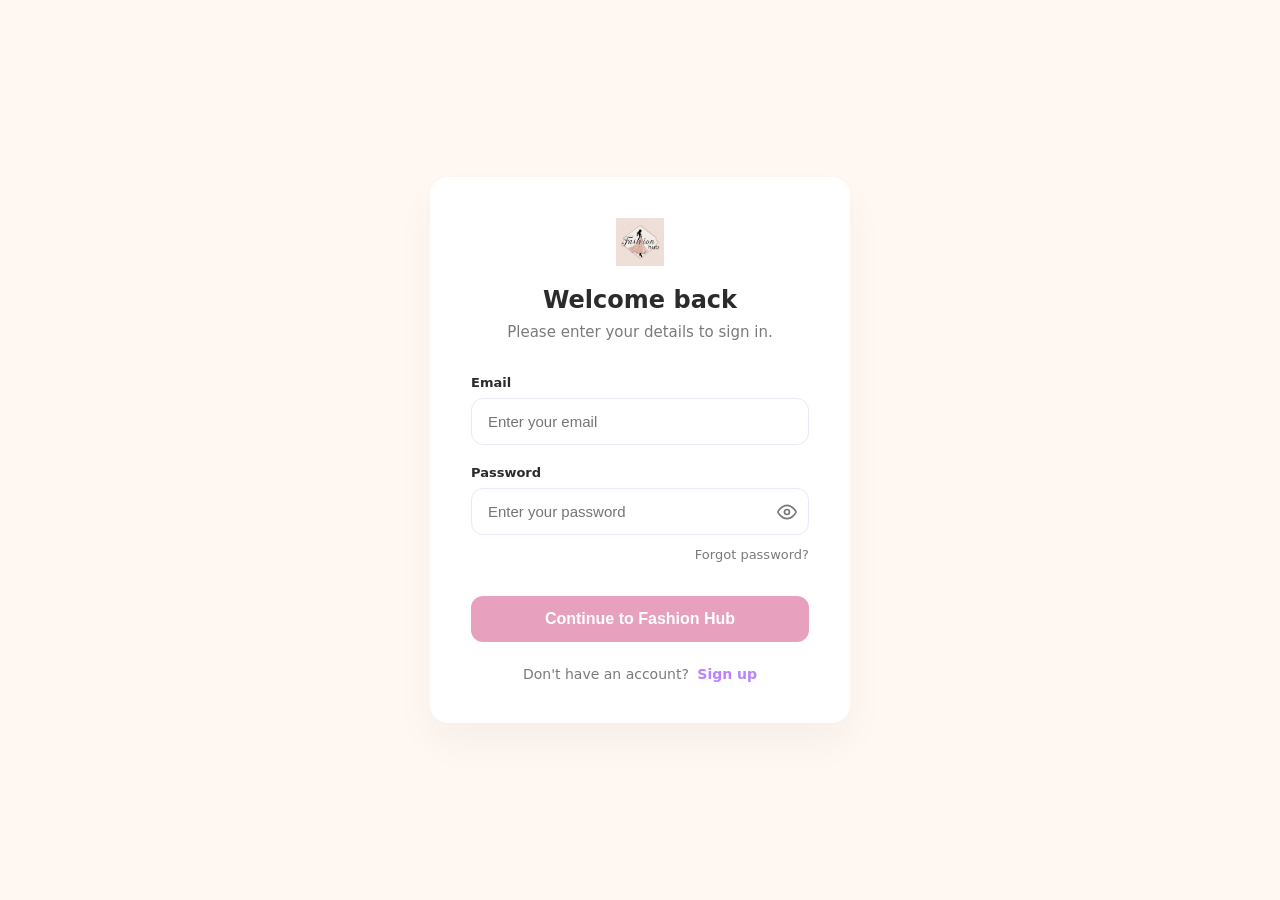
<file: templates/login.html>
<!DOCTYPE html>
<html lang="en">
  <head>
    <meta charset="UTF-8" />
    <meta name="viewport" content="width=device-width, initial-scale=1.0" />
    <title>Login | Fashion Hub</title>
    <link rel="stylesheet" href="/static/css/style.css" />
  </head>
  <body>
    <div class="auth-page">
      <div class="auth-card">
        <div class="auth-header">
          <a href="/">
            <img src="/static/images/logo.png" alt="Fashion Hub" class="auth-logo" />
          </a>
          <h1 class="auth-title">Welcome back</h1>
          <p class="auth-subtitle">Please enter your details to sign in.</p>
        </div>

        <form class="auth-form" id="loginForm">
          <div class="input-group">
            <label for="loginEmail">Email</label>
            <div class="input-wrapper">
              <input type="email" id="loginEmail" placeholder="Enter your email" required />
            </div>
          </div>

          <div class="input-group">
            <label for="loginPassword">Password</label>
            <div class="input-wrapper">
              <input type="password" id="loginPassword" placeholder="Enter your password" required />
              <button type="button" class="password-toggle" onclick="togglePassword('loginPassword', this)" aria-label="Toggle password visibility">
                <svg width="20" height="20" viewBox="0 0 24 24" fill="none" stroke="currentColor" stroke-width="2" stroke-linecap="round" stroke-linejoin="round">
                  <path d="M1 12s4-8 11-8 11 8 11 8-4 8-11 8-11-8-11-8z"></path>
                  <circle cx="12" cy="12" r="3"></circle>
                </svg>
              </button>
            </div>
          </div>

          <a href="#" class="forgot-password" onclick="alert('This is a UI-only demo link.'); return false;">Forgot password?</a>

          <button class="auth-btn" type="submit">Continue to Fashion Hub</button>
        </form>

        <div class="auth-footer">
          Don't have an account? <a href="/register">Sign up</a>
        </div>
      </div>
    </div>

    <div class="toast-wrap" id="toastWrap"></div>
    <script src="/static/js/auth.js"></script>
  </body>
</html>
</file>
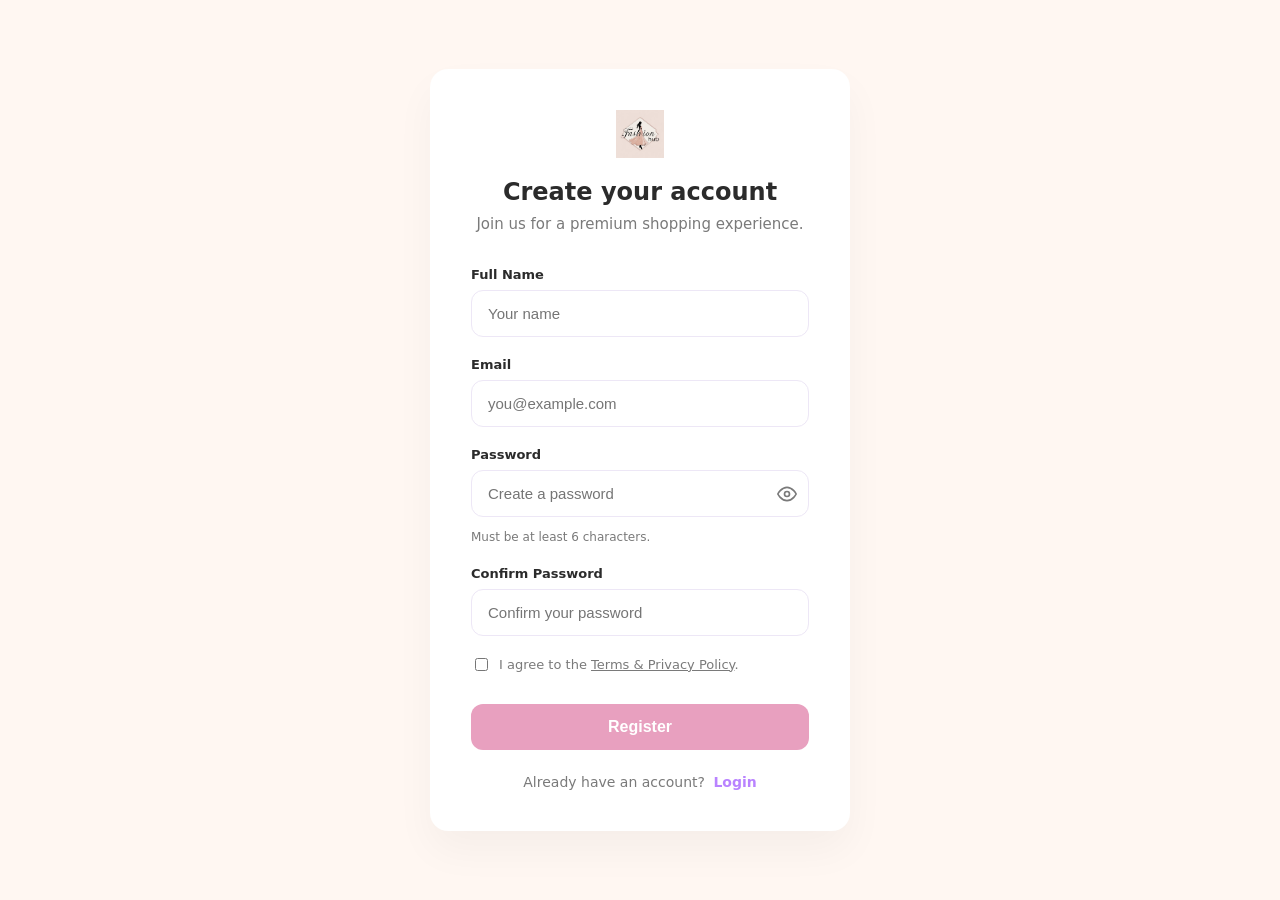
<file: templates/register.html>
<!DOCTYPE html>
<html lang="en">
  <head>
    <meta charset="UTF-8" />
    <meta name="viewport" content="width=device-width, initial-scale=1.0" />
    <title>Register | Fashion Hub</title>
    <link rel="stylesheet" href="/static/css/style.css" />
  </head>
  <body>
    <div class="auth-page">
      <div class="auth-card">
        <div class="auth-header">
          <a href="/">
            <img src="/static/images/logo.png" alt="Fashion Hub" class="auth-logo" />
          </a>
          <h1 class="auth-title">Create your account</h1>
          <p class="auth-subtitle">Join us for a premium shopping experience.</p>
        </div>

        <form class="auth-form" id="registerForm">
          <div class="input-group">
            <label for="regName">Full Name</label>
            <div class="input-wrapper">
              <input type="text" id="regName" placeholder="Your name" required />
            </div>
          </div>

          <div class="input-group">
            <label for="regEmail">Email</label>
            <div class="input-wrapper">
              <input type="email" id="regEmail" placeholder="you@example.com" required />
            </div>
          </div>

          <div class="input-group">
            <label for="regPassword">Password</label>
            <div class="input-wrapper">
              <input type="password" id="regPassword" placeholder="Create a password" required minlength="6" />
              <button type="button" class="password-toggle" onclick="togglePassword('regPassword', this)" aria-label="Toggle password visibility">
                <svg width="20" height="20" viewBox="0 0 24 24" fill="none" stroke="currentColor" stroke-width="2" stroke-linecap="round" stroke-linejoin="round">
                  <path d="M1 12s4-8 11-8 11 8 11 8-4 8-11 8-11-8-11-8z"></path>
                  <circle cx="12" cy="12" r="3"></circle>
                </svg>
              </button>
            </div>
            <div class="hint" style="font-size: 12px; margin-top: 4px;">Must be at least 6 characters.</div>
          </div>

          <div class="input-group">
            <label for="regConfirmPassword">Confirm Password</label>
            <div class="input-wrapper">
              <input type="password" id="regConfirmPassword" placeholder="Confirm your password" required />
            </div>
            <div id="passwordMatchMsg" class="validation-msg">Passwords do not match</div>
          </div>

          <div class="checkbox-group">
            <input type="checkbox" id="regTerms" required />
            <label for="regTerms">I agree to the <a href="#" onclick="alert('Demo terms'); return false;" style="text-decoration: underline;">Terms & Privacy Policy</a>.</label>
          </div>

          <button class="auth-btn" type="submit">Register</button>
        </form>

        <div class="auth-footer">
          Already have an account? <a href="/login">Login</a>
        </div>
      </div>
    </div>

    <div class="toast-wrap" id="toastWrap"></div>
    <script src="/static/js/auth.js"></script>
  </body>
</html>
</file>
<file: static/css/style.css>
/* Soft Pastel Luxury (Light + Elegant) */
/* MOBILE-FIRST RESPONSIVE DESIGN */

:root {
  /* Mandatory palette */
  --bg: #fff7f2;
  --accent: #e8a0bf; /* rose pink */
  --accent-2: #b983ff; /* lavender */
  --border: #ede7f6; /* soft border */
  --text: #2b2b2b;
  --muted: #7a7a7a;
  --muted-2: #7a7a7a;

  /* Layout */
  --radius: 16px;
  --radius-lg: 18px;
  --shadow: 0 8px 24px rgba(0, 0, 0, 0.06);
  --shadow-hover: 0 12px 30px rgba(0, 0, 0, 0.09);

  /* Surfaces */
  --card: #ffffff;
  --card-soft: #fffaf7;
  --focus: rgba(185, 131, 255, 0.22);

  /* Status */
  --ok-bg: rgba(34, 197, 94, 0.12);
  --ok-text: #15803d;
  --warn-bg: rgba(245, 158, 11, 0.14);
  --warn-text: #a16207;
  --bad-bg: rgba(239, 68, 68, 0.12);
  --bad-text: #b91c1c;
}

* {
  box-sizing: border-box;
}

html,
body {
  height: 100%;
}

body {
  margin: 0;
  font-family: ui-sans-serif, system-ui, -apple-system, Segoe UI, Roboto, Arial, sans-serif;
  color: var(--text);
  background: var(--bg);
  overflow-x: hidden;
}

a {
  color: inherit;
  text-decoration: none;
}

img {
  max-width: 100%;
  display: block;
}

.container {
  width: min(1120px, calc(100% - 24px));
  margin: 0 auto;
  padding: 0;
}

@media (min-width: 640px) {
  .container {
    width: min(1120px, calc(100% - 32px));
  }
}

.topbar {
  position: sticky;
  top: 0;
  z-index: 50;
  background: rgba(255, 255, 255, 0.92);
  border-bottom: 1px solid var(--border);
  box-shadow: 0 10px 22px rgba(0, 0, 0, 0.04);
}

.nav {
  display: flex;
  align-items: center;
  justify-content: space-between;
  gap: 8px;
  padding: 12px 0;
  flex-wrap: wrap;
  min-height: 50px;
}

@media (min-width: 768px) {
  .nav {
    gap: 14px;
    padding: 14px 0;
  }
}

.brand {
  display: flex;
  align-items: center;
  gap: 10px;
  font-weight: 800;
  letter-spacing: 0.6px;
  flex-shrink: 0;
}

.brand-badge {
  width: 36px;
  height: 36px;
  border-radius: 12px;
  background: var(--accent);
  border: 1px solid var(--border);
  box-shadow: 0 10px 22px rgba(232, 160, 191, 0.18);
  flex-shrink: 0;
}

@media (min-width: 768px) {
  .brand-badge {
    width: 38px;
    height: 38px;
    border-radius: 14px;
  }
}

.nav-links {
  display: none;
  align-items: center;
  gap: 8px;
}

@media (min-width: 1024px) {
  .nav-links {
    display: flex;
    gap: 10px;
    flex: 1;
    margin: 0 10px;
  }
}

.nav-links a,
.nav-links button {
  border: 1px solid var(--border);
  background: var(--card);
  color: var(--text);
  padding: 10px 12px;
  border-radius: 12px;
  cursor: pointer;
  font-size: 13px;
  white-space: nowrap;
  transition: transform 160ms ease, background 160ms ease, border 160ms ease, box-shadow 160ms ease;
}

@media (min-width: 1200px) {
  .nav-links a,
  .nav-links button {
    padding: 10px 14px;
    font-size: 14px;
  }
}

.nav-links a:hover,
.nav-links button:hover {
  transform: translateY(-1px);
  background: rgba(232, 160, 191, 0.12);
  border-color: rgba(232, 160, 191, 0.45);
  box-shadow: 0 10px 18px rgba(0, 0, 0, 0.05);
}

.nav-actions {
  display: flex;
  align-items: center;
  gap: 6px;
}

@media (min-width: 768px) {
  .nav-actions {
    gap: 10px;
  }
}

.nav-actions a,
.nav-actions button {
  border: none;
  background: transparent;
  color: var(--text);
  padding: 8px 8px;
  border-radius: 10px;
  cursor: pointer;
  font-size: 12px;
  transition: background 160ms ease, color 160ms ease;
  white-space: nowrap;
}

@media (min-width: 768px) {
  .nav-actions a,
  .nav-actions button {
    padding: 10px 10px;
    font-size: 14px;
  }
}

.nav-actions a:hover,
.nav-actions button:hover {
  background: rgba(185, 131, 255, 0.12);
}

.hamburger {
  display: flex;
  border: 1px solid var(--border);
  background: var(--card);
  color: var(--text);
  padding: 8px 10px;
  border-radius: 10px;
  cursor: pointer;
  font-size: 12px;
  align-items: center;
  gap: 6px;
  flex-shrink: 0;
}

@media (min-width: 1024px) {
  .hamburger {
    display: none;
  }
}

@media (min-width: 768px) {
  .hamburger {
    padding: 10px 12px;
    border-radius: 12px;
    font-size: 14px;
  }
}

.mobile-menu {
  display: none;
  position: fixed;
  top: 60px;
  left: 0;
  right: 0;
  max-height: calc(100vh - 60px);
  overflow-y: auto;
  border-bottom: 1px solid var(--border);
  background: rgba(255, 255, 255, 0.98);
  z-index: 40;
  transition: opacity 300ms ease, transform 300ms cubic-bezier(0.4, 0, 0.2, 1);
  opacity: 0;
  transform: translateY(-10px);
  pointer-events: none;
}

.mobile-menu.active {
  display: block;
  opacity: 1;
  transform: translateY(0);
  pointer-events: auto;
}

@media (min-width: 1024px) {
  .mobile-menu {
    display: none !important;
    opacity: 1;
    pointer-events: auto;
    position: static;
    max-height: none;
    overflow-y: visible;
    border: none;
    background: transparent;
    transform: none;
    z-index: auto;
  }
}

.mobile-menu .container {
  padding: 12px 0 14px;
  display: grid;
  gap: 8px;
}

@media (min-width: 640px) {
  .mobile-menu .container {
    padding: 14px 0 16px;
    gap: 10px;
  }
}

.mobile-menu a,
.mobile-menu button {
  width: 100%;
  text-align: left;
  padding: 11px 12px;
  border: none;
  background: var(--card-soft);
  color: var(--text);
  border-radius: 10px;
  cursor: pointer;
  font-size: 13px;
  font-weight: 500;
  transition: background 160ms ease;
}

@media (min-width: 640px) {
  .mobile-menu a,
  .mobile-menu button {
    padding: 12px 14px;
    font-size: 14px;
  }
}

.mobile-menu a:hover,
.mobile-menu button:hover {
  background: rgba(232, 160, 191, 0.15);
}

.brand {
  display: flex;
  align-items: center;
  gap: 10px;
  text-decoration: none;
}

.logo {
  height: 36px;
  width: auto;
  flex-shrink: 0;
}

@media (min-width: 768px) {
  .logo {
    height: 40px;
  }
}

.brand-text {
  font-size: clamp(14px, 4vw, 20px);
  font-weight: 600;
  color: #2B2B2B;
}


.hero {
  padding: 14px 0 8px;
}

@media (min-width: 768px) {
  .hero {
    padding: 18px 0 10px;
  }
}

@media (min-width: 1024px) {
  .hero {
    padding: 26px 0 10px;
  }
}

.hero-card {
  border: 1px solid var(--border);
  background: var(--card);
  border-radius: 16px;
  padding: 16px;
  box-shadow: var(--shadow);
  overflow: hidden;
}

@media (min-width: 768px) {
  .hero-card {
    padding: 20px;
    border-radius: 18px;
  }
}

@media (min-width: 1024px) {
  .hero-card {
    padding: 22px;
  }
}

.hero-split {
  display: grid;
  grid-template-columns: 1fr;
  gap: 16px;
  align-items: center;
}

@media (min-width: 1024px) {
  .hero-split {
    grid-template-columns: 1.15fr 0.85fr;
    gap: 18px;
  }
}

.hero-title {
  margin: 0;
  font-size: clamp(20px, 5vw, 42px);
  line-height: 1.15;
  letter-spacing: -0.2px;
  word-spacing: -0.05em;
}

.hero-sub {
  margin: 10px 0 0;
  color: var(--muted);
  max-width: 66ch;
  font-size: clamp(14px, 2vw, 16px);
  line-height: 1.5;
}

.hero-cta {
  margin-top: 14px;
  display: flex;
  gap: 10px;
  flex-wrap: wrap;
}

@media (min-width: 768px) {
  .hero-cta {
    margin-top: 16px;
    gap: 10px;
  }
}

.hero-image {
  border-radius: 14px;
  border: 1px solid var(--border);
  overflow: hidden;
  background: #f7f1ff;
  box-shadow: 0 12px 24px rgba(0, 0, 0, 0.05);
  max-width: 100%;
}

@media (min-width: 768px) {
  .hero-image {
    border-radius: 16px;
  }
}

.hero-image img {
  width: 100%;
  height: auto;
  min-height: 200px;
  object-fit: cover;
}

@media (min-width: 768px) {
  .hero-image img {
    min-height: 240px;
  }
}

@media (min-width: 1024px) {
  .hero-image img {
    height: 320px;
  }
}

.pill-row {
  margin-top: 12px;
  display: flex;
  flex-wrap: wrap;
  gap: 8px;
}

@media (min-width: 768px) {
  .pill-row {
    margin-top: 14px;
    gap: 10px;
  }
}

.pill {
  border: 1px solid var(--border);
  background: var(--card-soft);
  padding: 8px 10px;
  border-radius: 999px;
  font-size: 12px;
  color: var(--muted);
  white-space: nowrap;
}

@media (min-width: 768px) {
  .pill {
    padding: 10px 12px;
    font-size: 13px;
  }
}

.section {
  padding: 14px 0 24px;
}

@media (min-width: 768px) {
  .section {
    padding: 18px 0 28px;
  }
}

@media (min-width: 1024px) {
  .section {
    padding: 18px 0 34px;
  }
}

.section-title {
  display: flex;
  align-items: flex-start;
  justify-content: space-between;
  gap: 12px;
  margin: 0 0 12px;
  flex-wrap: wrap;
}

@media (min-width: 768px) {
  .section-title {
    align-items: end;
    gap: 10px;
    margin: 0 0 14px;
  }
}

.section-title h2 {
  margin: 0;
  font-size: clamp(18px, 5vw, 24px);
  font-weight: 700;
}

.section-title p {
  margin: 0;
  color: var(--muted-2);
  font-size: clamp(12px, 2vw, 14px);
}

.section-title > div {
  display: grid;
  gap: 4px;
  flex: 1;
  min-width: 200px;
}

/* RESPONSIVE GRID - MOBILE FIRST */
/* Mobile: 1 column, Tablet (640px+): 2 columns, Laptop (768px+): 3 columns, Desktop (1024px+): 4 columns */
.grid {
  display: grid;
  grid-template-columns: 1fr;
  gap: 12px;
  width: 100%;
}

/* 2 columns on tablets */
@media (min-width: 640px) {
  .grid {
    grid-template-columns: repeat(2, 1fr);
    gap: 12px;
  }
}

/* 3 columns on laptops */
@media (min-width: 768px) {
  .grid {
    grid-template-columns: repeat(3, 1fr);
    gap: 14px;
  }
}

/* 4 columns on desktop */
@media (min-width: 1024px) {
  .grid {
    grid-template-columns: repeat(4, 1fr);
    gap: 14px;
  }
}

@media (min-width: 1280px) {
  .grid {
    gap: 16px;
  }
}

/* PRODUCT CARDS */
.product-card {
  grid-column: span 1;
  transition: transform 160ms ease, border 160ms ease, background 160ms ease;
}

.product-card:hover {
  transform: translateY(-3px);
  border-color: rgba(185, 131, 255, 0.4);
  box-shadow: var(--shadow-hover);
}

/* Category cards */
.category-card {
  grid-column: span 1;
  padding: 12px;
  display: grid;
  gap: 10px;
  transition: transform 160ms ease, box-shadow 160ms ease, border 160ms ease;
}

@media (min-width: 768px) {
  .category-card {
    padding: 14px;
    gap: 12px;
  }
}

.category-card:hover {
  transform: translateY(-2px);
  box-shadow: var(--shadow-hover);
  border-color: rgba(232, 160, 191, 0.55);
}

/* Icon cards */
.icon-card {
  grid-column: span 1;
  padding: 14px;
  display: grid;
  gap: 8px;
}

@media (min-width: 768px) {
  .icon-card {
    padding: 16px;
    gap: 10px;
  }
}

.card {
  border: 1px solid var(--border);
  background: var(--card);
  border-radius: var(--radius);
  overflow: hidden;
  box-shadow: var(--shadow);
}

/* Product Image */
.product-img {
  aspect-ratio: 4 / 5;
  background: #fff;
  overflow: hidden;
}

.product-img img {
  width: 100%;
  height: 100%;
  object-fit: cover;
}

.product-body {
  padding: 10px;
  display: grid;
  gap: 8px;
}

@media (min-width: 768px) {
  .product-body {
    padding: 12px;
  }
}

.product-name {
  margin: 0;
  font-weight: 700;
  font-size: clamp(12px, 2vw, 14px);
  line-height: 1.25;
}

.product-meta {
  display: flex;
  align-items: center;
  justify-content: space-between;
  gap: 8px;
  flex-wrap: wrap;
}

@media (min-width: 768px) {
  .product-meta {
    gap: 10px;
  }
}

.price {
  font-weight: 800;
  color: #1f1f1f;
  font-size: clamp(13px, 2vw, 15px);
}

.badge {
  font-size: 11px;
  padding: 5px 8px;
  border-radius: 999px;
  border: 1px solid var(--border);
  color: var(--muted);
  background: var(--card-soft);
  white-space: nowrap;
}

@media (min-width: 768px) {
  .badge {
    font-size: 12px;
    padding: 6px 10px;
  }
}

.badge.ok {
  background: var(--ok-bg);
  border-color: rgba(34, 197, 94, 0.25);
  color: var(--ok-text);
}

.badge.low {
  background: var(--warn-bg);
  border-color: rgba(245, 158, 11, 0.25);
  color: var(--warn-text);
}

.badge.out {
  background: var(--bad-bg);
  border-color: rgba(239, 68, 68, 0.25);
  color: var(--bad-text);
}

.btn {
  border: 1px solid rgba(185, 131, 255, 0.45);
  background: #ffffff;
  color: var(--text);
  padding: 10px 12px;
  border-radius: 12px;
  cursor: pointer;
  font-weight: 700;
  font-size: clamp(12px, 2vw, 14px);
  transition: transform 160ms ease, background 160ms ease, border 160ms ease, box-shadow 160ms ease;
  white-space: nowrap;
}

@media (min-width: 768px) {
  .btn {
    padding: 12px 14px;
    border-radius: 14px;
  }
}

.btn:hover {
  transform: translateY(-1px);
  background: rgba(185, 131, 255, 0.08);
  border-color: rgba(185, 131, 255, 0.7);
  box-shadow: 0 10px 20px rgba(0, 0, 0, 0.06);
}

.btn.primary {
  border: 1px solid rgba(232, 160, 191, 0.55);
  background: var(--accent);
  color: #ffffff;
}

.btn.primary:hover {
  background: rgba(232, 160, 191, 0.92);
}

.btn:disabled {
  cursor: not-allowed;
  opacity: 0.55;
  transform: none;
}

.row {
  display: grid;
  grid-template-columns: 1fr;
  gap: 12px;
  width: 100%;
}

@media (min-width: 640px) {
  .row {
    grid-template-columns: 1fr 1fr;
    gap: 14px;
  }
}

@media (min-width: 1024px) {
  .row {
    grid-template-columns: 1.1fr 0.9fr;
    gap: 14px;
  }
}

.panel {
  border: 1px solid var(--border);
  background: var(--card);
  border-radius: 12px;
  padding: 12px;
  box-shadow: var(--shadow);
}

@media (min-width: 768px) {
  .panel {
    border-radius: 14px;
    padding: 14px;
  }
}

@media (min-width: 1024px) {
  .panel {
    border-radius: var(--radius);
  }
}

.panel h3 {
  margin: 0 0 10px;
  font-size: clamp(14px, 2vw, 16px);
  font-weight: 700;
}

@media (min-width: 768px) {
  .panel h3 {
    margin: 0 0 12px;
  }
}

.breadcrumbs {
  margin: 12px 0 0;
  color: var(--muted);
  font-size: clamp(11px, 1.5vw, 13px);
}

.breadcrumbs a {
  color: var(--text);
}

.breadcrumbs span {
  opacity: 0.85;
}

.form {
  display: grid;
  gap: 10px;
}

label {
  font-size: clamp(12px, 1.5vw, 13px);
  color: var(--muted);
  font-weight: 500;
}

input,
select,
textarea {
  width: 100%;
  padding: 10px 12px;
  border-radius: 12px;
  border: 1px solid var(--border);
  background: #ffffff;
  color: var(--text);
  outline: none;
  font-size: 14px;
  transition: border 160ms ease, box-shadow 160ms ease;
}

@media (min-width: 768px) {
  input,
  select,
  textarea {
    padding: 12px 12px;
    border-radius: 14px;
  }
}

input:focus,
select:focus,
textarea:focus {
  border-color: rgba(185, 131, 255, 0.8);
  box-shadow: 0 0 0 4px var(--focus);
}

textarea {
  min-height: 110px;
  resize: vertical;
}

.kpi-grid {
  display: grid;
  grid-template-columns: 1fr;
  gap: 10px;
}

@media (min-width: 640px) {
  .kpi-grid {
    grid-template-columns: repeat(2, 1fr);
  }
}

@media (min-width: 768px) {
  .kpi-grid {
    grid-template-columns: repeat(3, 1fr);
  }
}

.kpi {
  border: 1px solid var(--border);
  background: var(--card);
  border-radius: var(--radius);
  padding: 12px;
  box-shadow: var(--shadow);
}

@media (min-width: 768px) {
  .kpi {
    padding: 14px;
  }
}

.kpi .label {
  color: var(--muted-2);
  font-size: clamp(12px, 1.5vw, 13px);
}

.kpi .value {
  margin-top: 8px;
  font-size: clamp(18px, 4vw, 24px);
  font-weight: 900;
}

.table-wrapper {
  width: 100%;
  overflow-x: auto;
  -webkit-overflow-scrolling: touch;
  border-radius: var(--radius);
}

.table {
  width: 100%;
  border-collapse: collapse;
  overflow: hidden;
  border-radius: var(--radius);
  font-size: clamp(12px, 1.5vw, 14px);
  min-width: 600px;
}

.table th,
.table td {
  border-bottom: 1px solid var(--border);
  padding: 10px 8px;
  text-align: left;
  white-space: nowrap;
}

@media (min-width: 640px) {
  .table {
    min-width: auto;
  }

  .table th,
  .table td {
    white-space: normal;
  }
}

@media (min-width: 768px) {
  .table th,
  .table td {
    padding: 12px 10px;
  }
}

.table th {
  color: var(--muted);
  font-size: clamp(11px, 1.5vw, 12px);
  letter-spacing: 0.5px;
  text-transform: uppercase;
  font-weight: 700;
}

.table tr:hover td {
  background: rgba(232, 160, 191, 0.08);
}

.toast-wrap {
  position: fixed;
  bottom: 12px;
  right: 12px;
  z-index: 80;
  display: grid;
  gap: 8px;
  width: min(360px, calc(100% - 24px));
  pointer-events: none;
}

@media (min-width: 768px) {
  .toast-wrap {
    bottom: 18px;
    right: 18px;
    gap: 10px;
    width: min(360px, calc(100% - 36px));
  }
}

.toast {
  border: 1px solid var(--border);
  background: rgba(255, 255, 255, 0.95);
  border-radius: 14px;
  padding: 10px 12px;
  box-shadow: var(--shadow);
  display: flex;
  align-items: start;
  justify-content: space-between;
  gap: 10px;
  pointer-events: auto;
}

@media (min-width: 768px) {
  .toast {
    border-radius: 16px;
    padding: 12px 12px;
  }
}

.toast .msg {
  font-size: clamp(12px, 1.5vw, 14px);
  line-height: 1.25;
}

.toast .kind {
  font-size: clamp(11px, 1.2vw, 12px);
  color: var(--muted);
}

.toast.ok {
  border-color: rgba(34, 197, 94, 0.22);
  background: rgba(34, 197, 94, 0.08);
}
.toast.warn {
  border-color: rgba(245, 158, 11, 0.22);
  background: rgba(245, 158, 11, 0.08);
}
.toast.bad {
  border-color: rgba(239, 68, 68, 0.22);
  background: rgba(239, 68, 68, 0.08);
}

.gallery {
  display: grid;
  grid-template-columns: 1fr;
  gap: 10px;
}

@media (min-width: 768px) {
  .gallery {
    grid-template-columns: 1fr;
  }
}

.gallery-main {
  border: 1px solid var(--border);
  background: #ffffff;
  border-radius: 14px;
  overflow: hidden;
  box-shadow: var(--shadow);
}

@media (min-width: 768px) {
  .gallery-main {
    border-radius: 16px;
  }
}

.gallery-main img {
  width: 100%;
  height: auto;
  min-height: 240px;
  object-fit: cover;
}

@media (min-width: 768px) {
  .gallery-main img {
    min-height: 360px;
  }
}

@media (min-width: 1024px) {
  .gallery-main img {
    height: 560px;
  }
}

.thumbs {
  display: flex;
  gap: 8px;
  overflow-x: auto;
  padding-bottom: 4px;
  scroll-behavior: smooth;
}

@media (min-width: 768px) {
  .thumbs {
    gap: 10px;
  }
}

.thumb {
  flex: 0 0 auto;
  width: 80px;
  height: 90px;
  border-radius: 12px;
  overflow: hidden;
  border: 1px solid var(--border);
  cursor: pointer;
  opacity: 0.85;
  transition: transform 160ms ease, opacity 160ms ease, border 160ms ease;
}

@media (min-width: 768px) {
  .thumb {
    width: 96px;
    height: 110px;
    border-radius: 14px;
  }
}

.thumb:hover {
  transform: translateY(-1px);
  opacity: 1;
  border-color: rgba(185, 131, 255, 0.6);
}

.thumb.active {
  opacity: 1;
  border-color: rgba(232, 160, 191, 0.8);
}

.thumb img {
  width: 100%;
  height: 100%;
  object-fit: cover;
}

.sizes {
  display: flex;
  flex-wrap: wrap;
  gap: 8px;
}

@media (min-width: 768px) {
  .sizes {
    gap: 10px;
  }
}

.size-btn {
  border: 1px solid var(--border);
  background: #ffffff;
  color: var(--text);
  padding: 8px 10px;
  border-radius: 10px;
  cursor: pointer;
  font-weight: 700;
  font-size: clamp(12px, 1.5vw, 13px);
  transition: background 160ms ease, border 160ms ease, transform 160ms ease;
  white-space: nowrap;
}

@media (min-width: 768px) {
  .size-btn {
    padding: 10px 12px;
    border-radius: 12px;
    font-size: 13px;
  }
}

.size-btn:hover {
  transform: translateY(-1px);
  border-color: rgba(185, 131, 255, 0.75);
  background: rgba(185, 131, 255, 0.08);
}

.size-btn.active {
  border-color: rgba(232, 160, 191, 0.85);
  background: rgba(232, 160, 191, 0.18);
}

.qty {
  display: flex;
  gap: 8px;
  align-items: center;
  flex-wrap: wrap;
}

@media (min-width: 768px) {
  .qty {
    gap: 10px;
  }
}

.qty input {
  width: 70px;
}

@media (min-width: 768px) {
  .qty input {
    width: 92px;
  }
}

/* Product detail enhancements */
.soft-divider {
  height: 1px;
  background: var(--border);
  margin: 10px 0;
}

@media (min-width: 768px) {
  .soft-divider {
    margin: 12px 0;
  }
}

.review-top {
  display: flex;
  align-items: center;
  justify-content: space-between;
  gap: 10px;
  flex-wrap: wrap;
  margin-bottom: 10px;
}

@media (min-width: 768px) {
  .review-top {
    margin-bottom: 12px;
  }
}

.stars {
  color: var(--accent);
  letter-spacing: 1px;
  font-size: clamp(14px, 3vw, 18px);
  font-weight: 900;
}

.stars.small {
  font-size: clamp(12px, 2vw, 14px);
}

.review-list {
  display: grid;
  gap: 10px;
}

.review {
  border: 1px solid var(--border);
  background: var(--card-soft);
  border-radius: 14px;
  padding: 10px;
}

@media (min-width: 768px) {
  .review {
    border-radius: 16px;
    padding: 12px;
  }
}

.review-head {
  display: flex;
  align-items: center;
  justify-content: space-between;
  gap: 8px;
  flex-wrap: wrap;
}

@media (min-width: 768px) {
  .review-head {
    gap: 10px;
  }
}

.review-name {
  font-weight: 700;
  font-size: clamp(13px, 1.5vw, 14px);
}

.trust-list {
  display: grid;
  gap: 8px;
}

@media (min-width: 768px) {
  .trust-list {
    gap: 10px;
  }
}

.trust-item {
  display: flex;
  align-items: center;
  gap: 10px;
  color: var(--text);
  font-size: clamp(13px, 1.5vw, 14px);
}

.trust-dot {
  width: 32px;
  height: 32px;
  border-radius: 10px;
  display: grid;
  place-items: center;
  border: 1px solid var(--border);
  background: #ffffff;
  flex-shrink: 0;
}

@media (min-width: 768px) {
  .trust-dot {
    width: 34px;
    height: 34px;
    border-radius: 12px;
  }
}

/* Simple grid spans */
.span-12 {
  grid-column: span 1;
}
.span-7 {
  grid-column: span 1;
}
.span-6 {
  grid-column: span 1;
}
.span-5 {
  grid-column: span 1;
}

@media (min-width: 768px) {
  .span-12 {
    grid-column: span 3;
  }
  .span-7 {
    grid-column: span 2;
  }
  .span-6 {
    grid-column: span 2;
  }
  .span-5 {
    grid-column: span 1;
  }
}

@media (min-width: 1024px) {
  .span-12 {
    grid-column: span 4;
  }
  .span-7 {
    grid-column: span 3;
  }
  .span-6 {
    grid-column: span 3;
  }
  .span-5 {
    grid-column: span 2;
  }
}

/* Profile / addresses */
.empty-state {
  border: 1px dashed rgba(185, 131, 255, 0.55);
  background: rgba(185, 131, 255, 0.08);
  border-radius: 14px;
  padding: 10px;
  color: var(--text);
  font-size: clamp(13px, 1.5vw, 14px);
}

@media (min-width: 768px) {
  .empty-state {
    border-radius: 16px;
    padding: 12px;
  }
}

.address-list {
  display: grid;
  gap: 10px;
  margin-top: 10px;
}

.address-card {
  border: 1px solid var(--border);
  background: var(--card-soft);
  border-radius: 12px;
  padding: 10px;
  display: grid;
  gap: 8px;
}

@media (min-width: 768px) {
  .address-card {
    border-radius: 16px;
    padding: 12px;
    gap: 10px;
  }
}

.address-top {
  display: flex;
  justify-content: space-between;
  gap: 8px;
  flex-wrap: wrap;
  align-items: flex-start;
}

@media (min-width: 768px) {
  .address-top {
    gap: 10px;
    align-items: center;
  }
}

.address-name {
  font-weight: 700;
  font-size: clamp(13px, 1.5vw, 14px);
}

.address-line {
  color: var(--muted);
  font-size: clamp(12px, 1.5vw, 14px);
  line-height: 1.35;
}

.address-actions {
  display: flex;
  gap: 8px;
  flex-wrap: wrap;
}

@media (min-width: 768px) {
  .address-actions {
    gap: 10px;
  }
}

.pref-grid {
  display: grid;
  grid-template-columns: 1fr;
  gap: 8px;
}

@media (min-width: 480px) {
  .pref-grid {
    grid-template-columns: repeat(2, 1fr);
  }
}

@media (min-width: 768px) {
  .pref-grid {
    gap: 10px;
  }
}

.pref-item {
  border: 1px solid var(--border);
  background: #ffffff;
  border-radius: 10px;
  padding: 8px 10px;
  display: flex;
  gap: 8px;
  align-items: center;
  color: var(--text);
  font-size: clamp(12px, 1.5vw, 14px);
}

@media (min-width: 768px) {
  .pref-item {
    border-radius: 12px;
    padding: 10px 12px;
    gap: 10px;
  }
}

.timeline {
  display: grid;
  grid-template-columns: repeat(2, 1fr);
  gap: 8px;
}

@media (min-width: 480px) {
  .timeline {
    grid-template-columns: repeat(3, 1fr);
  }
}

@media (min-width: 768px) {
  .timeline {
    grid-template-columns: repeat(4, 1fr);
    gap: 10px;
  }
}

.timeline-step {
  text-align: center;
  border: 1px solid var(--border);
  background: #ffffff;
  border-radius: 10px;
  padding: 8px 6px;
  color: var(--muted);
  font-weight: 700;
  font-size: clamp(11px, 1.2vw, 13px);
}

@media (min-width: 768px) {
  .timeline-step {
    border-radius: 12px;
    padding: 10px 8px;
  }
}

.timeline-step.active {
  background: rgba(232, 160, 191, 0.16);
  border-color: rgba(232, 160, 191, 0.45);
  color: var(--text);
}

.footer {
  border-top: 1px solid var(--border);
  padding: 18px 0 30px;
  color: var(--muted);
  font-size: 13px;
  background: rgba(255, 255, 255, 0.8);
}

/* Category cards */
.category-card {
  grid-column: span 1;
  padding: 12px;
  display: grid;
  gap: 10px;
  transition: transform 160ms ease, box-shadow 160ms ease, border 160ms ease;
}

@media (min-width: 768px) {
  .category-card {
    padding: 14px;
    gap: 12px;
  }
}

.category-card:hover {
  transform: translateY(-2px);
  box-shadow: var(--shadow-hover);
  border-color: rgba(232, 160, 191, 0.55);
}

.category-img {
  border-radius: 14px;
  overflow: hidden;
  border: 1px solid var(--border);
  background: var(--card-soft);
}

@media (min-width: 768px) {
  .category-img {
    border-radius: 16px;
  }
}

.category-img img {
  width: 100%;
  height: auto;
  min-height: 120px;
  object-fit: cover;
}

@media (min-width: 768px) {
  .category-img img {
    min-height: 150px;
  }
}

@media (min-width: 1024px) {
  .category-img img {
    height: 170px;
  }
}

.category-name {
  font-weight: 700;
  font-size: clamp(13px, 2vw, 15px);
  letter-spacing: 0.1px;
  line-height: 1.2;
}

/* Why choose us - icon cards */
.icon-card {
  grid-column: span 1;
  padding: 14px;
  display: grid;
  gap: 8px;
}

@media (min-width: 768px) {
  .icon-card {
    padding: 16px;
    gap: 10px;
  }
}

.icon-chip {
  width: 40px;
  height: 40px;
  border-radius: 12px;
  display: grid;
  place-items: center;
  background: rgba(232, 160, 191, 0.2);
  border: 1px solid rgba(232, 160, 191, 0.35);
  font-size: 20px;
}

@media (min-width: 768px) {
  .icon-chip {
    width: 44px;
    height: 44px;
    border-radius: 14px;
    font-size: 22px;
  }
}

.icon-title {
  font-weight: 700;
  font-size: clamp(14px, 2vw, 16px);
  line-height: 1.3;
}

.hint {
  color: var(--muted);
  font-size: clamp(12px, 1.5vw, 14px);
  line-height: 1.35;
}

/* Footer */
.site-footer {
  margin-top: 20px;
  background: rgba(255, 255, 255, 0.9);
  border-top: 1px solid var(--border);
}

@media (min-width: 768px) {
  .site-footer {
    margin-top: 26px;
  }
}

.footer-grid {
  padding: 18px 0 12px;
  display: grid;
  grid-template-columns: 1fr;
  gap: 14px;
}

@media (min-width: 480px) {
  .footer-grid {
    grid-template-columns: 1fr 1fr;
    gap: 14px;
  }
}

@media (min-width: 768px) {
  .footer-grid {
    grid-template-columns: 1.4fr 1fr 1fr 1.2fr;
    gap: 18px;
    padding: 22px 0 14px;
  }
}

.footer-col {
  display: grid;
  gap: 10px;
  min-width: 0;
}

.footer-brand {
  display: flex;
  gap: 8px;
  align-items: flex-start;
}

@media (min-width: 768px) {
  .footer-brand {
    gap: 10px;
    align-items: center;
  }
}

.footer-badge {
  width: 32px;
  height: 32px;
  border-radius: 10px;
  flex-shrink: 0;
}

@media (min-width: 768px) {
  .footer-badge {
    width: 34px;
    height: 34px;
    border-radius: 12px;
  }
}

.footer-brand-name {
  font-weight: 700;
  font-size: clamp(14px, 2vw, 16px);
}

.footer-tagline {
  font-size: clamp(12px, 1.5vw, 13px);
  color: var(--muted);
  margin-top: 2px;
  line-height: 1.35;
}

.footer-title {
  font-weight: 700;
  font-size: clamp(13px, 2vw, 14px);
}

.footer-link {
  color: var(--muted);
  font-size: clamp(12px, 1.5vw, 14px);
  line-height: 1.4;
}

.footer-link:hover {
  color: var(--text);
}

.footer-text {
  color: var(--muted);
  font-size: clamp(12px, 1.5vw, 14px);
  line-height: 1.4;
}

.footer-newsletter {
  display: grid;
  grid-template-columns: 1fr;
  gap: 8px;
  align-items: stretch;
}

@media (min-width: 768px) {
  .footer-newsletter {
    grid-template-columns: 1fr auto;
    gap: 10px;
    align-items: center;
  }
}

.footer-newsletter input {
  padding: 10px 12px;
  font-size: 13px;
}

@media (min-width: 768px) {
  .footer-newsletter input {
    padding: 12px 12px;
  }
}

.footer-social {
  display: flex;
  gap: 8px;
  flex-wrap: wrap;
}

@media (min-width: 768px) {
  .footer-social {
    gap: 10px;
  }
}

.footer-bottom {
  margin-top: 16px;
  padding: 12px 0;
  border-top: 1px solid #eee;
  display: flex;
  flex-direction: column;
  gap: 8px;
  align-items: center;
  text-align: center;
  font-size: clamp(11px, 1.5vw, 13px);
  color: #777;
}

@media (min-width: 768px) {
  .footer-bottom {
    margin-top: 20px;
    padding: 14px 0;
    flex-direction: row;
    justify-content: space-between;
    align-items: center;
    text-align: left;
    gap: 0;
  }
}

.footer-bottom div {
  white-space: nowrap;
}





.icon-btn {
  width: 36px;
  height: 36px;
  border-radius: 10px;
  border: 1px solid var(--border);
  background: #ffffff;
  display: grid;
  place-items: center;
  color: var(--text);
  transition: transform 160ms ease, border 160ms ease, background 160ms ease, box-shadow 160ms ease;
  flex-shrink: 0;
  cursor: pointer;
}

@media (min-width: 768px) {
  .icon-btn {
    width: 40px;
    height: 40px;
    border-radius: 12px;
  }
}

.icon-btn:hover {
  transform: translateY(-1px);
  border-color: rgba(185, 131, 255, 0.6);
  background: rgba(185, 131, 255, 0.08);
  box-shadow: 0 6px 12px rgba(0, 0, 0, 0.08);
}

/* Auth Pages */
.auth-page {
  min-height: 100vh;
  display: flex;
  align-items: center;
  justify-content: center;
  padding: 16px;
  background: var(--bg);
}

@media (min-width: 768px) {
  .auth-page {
    padding: 20px;
  }
}

.auth-card {
  width: 100%;
  max-width: 420px;
  background: #ffffff;
  border-radius: 14px;
  box-shadow: 0 20px 40px rgba(0,0,0,0.04);
  padding: 24px;
  border: 1px solid rgba(255,255,255,0.8);
  animation: slideUpFade 0.6s cubic-bezier(0.16, 1, 0.3, 1);
}

@media (min-width: 768px) {
  .auth-card {
    border-radius: 18px;
    padding: 40px;
  }
}

@keyframes slideUpFade {
  from {
    opacity: 0;
    transform: translateY(20px);
  }
  to {
    opacity: 1;
    transform: translateY(0);
  }
}

.auth-header {
  text-align: center;
  margin-bottom: 24px;
}

@media (min-width: 768px) {
  .auth-header {
    margin-bottom: 32px;
  }
}

.auth-logo {
  height: 40px;
  width: auto;
  margin-bottom: 12px;
  display: inline-block;
}

@media (min-width: 768px) {
  .auth-logo {
    height: 48px;
    margin-bottom: 16px;
  }
}

.auth-title {
  font-size: clamp(20px, 5vw, 24px);
  font-weight: 800;
  margin: 0 0 8px;
  color: var(--text);
}

.auth-subtitle {
  color: var(--muted);
  font-size: clamp(13px, 2vw, 15px);
  margin: 0;
  line-height: 1.4;
}

.auth-form {
  display: grid;
  gap: 18px;
}

@media (min-width: 768px) {
  .auth-form {
    gap: 20px;
  }
}

.input-group {
  display: grid;
  gap: 6px;
  position: relative;
}

@media (min-width: 768px) {
  .input-group {
    gap: 8px;
  }
}

.input-group label {
  font-weight: 600;
  font-size: clamp(12px, 1.5vw, 13px);
  color: var(--text);
}

.input-wrapper {
  position: relative;
}

.input-wrapper input {
  width: 100%;
  padding: 12px 14px;
  padding-right: 42px;
  font-size: clamp(14px, 2vw, 15px);
  border: 1px solid var(--border);
  border-radius: 10px;
  transition: all 0.2s ease;
}

@media (min-width: 768px) {
  .input-wrapper input {
    padding: 14px 16px;
    border-radius: 12px;
  }
}

.input-wrapper input:focus {
  border-color: var(--accent-2);
  box-shadow: 0 0 0 4px var(--focus);
}

.password-toggle {
  position: absolute;
  right: 12px;
  top: 50%;
  transform: translateY(-50%);
  background: none;
  border: none;
  padding: 0;
  cursor: pointer;
  color: var(--muted);
  display: flex;
  align-items: center;
  justify-content: center;
}

.password-toggle:hover {
  color: var(--text);
}

.auth-btn {
  width: 100%;
  padding: 12px;
  font-size: clamp(14px, 2vw, 16px);
  border-radius: 10px;
  background: var(--accent);
  color: white;
  border: none;
  font-weight: 700;
  cursor: pointer;
  transition: all 0.2s ease;
  margin-top: 8px;
}

@media (min-width: 768px) {
  .auth-btn {
    padding: 14px;
    border-radius: 12px;
    margin-top: 10px;
  }
}

.auth-btn:hover {
  background: #e08cae;
  transform: translateY(-1px);
  box-shadow: 0 10px 20px rgba(232, 160, 191, 0.25);
}

.auth-footer {
  margin-top: 20px;
  text-align: center;
  font-size: clamp(12px, 1.5vw, 14px);
  color: var(--muted);
}

@media (min-width: 768px) {
  .auth-footer {
    margin-top: 24px;
  }
}

.auth-footer a {
  color: var(--accent-2);
  font-weight: 700;
  margin-left: 4px;
}

.auth-footer a:hover {
  text-decoration: underline;
}

.forgot-password {
  text-align: right;
  font-size: clamp(11px, 1.5vw, 13px);
  color: var(--muted);
  margin-top: -8px;
  margin-bottom: 4px;
  display: inline-block;
}

.forgot-password:hover {
  color: var(--text);
}

.checkbox-group {
  display: flex;
  align-items: flex-start;
  gap: 8px;
}

.checkbox-group input {
  width: auto;
  margin-top: 2px;
}

.checkbox-group label {
  font-weight: 400;
  font-size: clamp(12px, 1.5vw, 13px);
  line-height: 1.4;
}

.validation-msg {
  color: var(--bad-text);
  font-size: clamp(11px, 1.5vw, 12px);
  margin-top: 4px;
  display: none;
}

/* Admin-specific responsive styles */
.form {
  display: grid;
  gap: 10px;
}

@media (min-width: 768px) {
  .form {
    gap: 12px;
  }
}

.form > div {
  display: grid;
  gap: 6px;
}

@media (min-width: 768px) {
  .form > div {
    gap: 8px;
  }
}

/* Inline grid styles within form */
.form > div[style*="grid-template-columns"] {
  display: grid;
  gap: 10px;
}

@media (min-width: 768px) {
  .form > div[style*="grid-template-columns"] {
    gap: 12px;
  }
}

/* Flex layouts */
.form > div[style*="display: flex"],
.form > div[style*="display:flex"] {
  gap: 10px;
}

@media (min-width: 768px) {
  .form > div[style*="display: flex"],
  .form > div[style*="display:flex"] {
    gap: 12px;
  }
}
</file>
